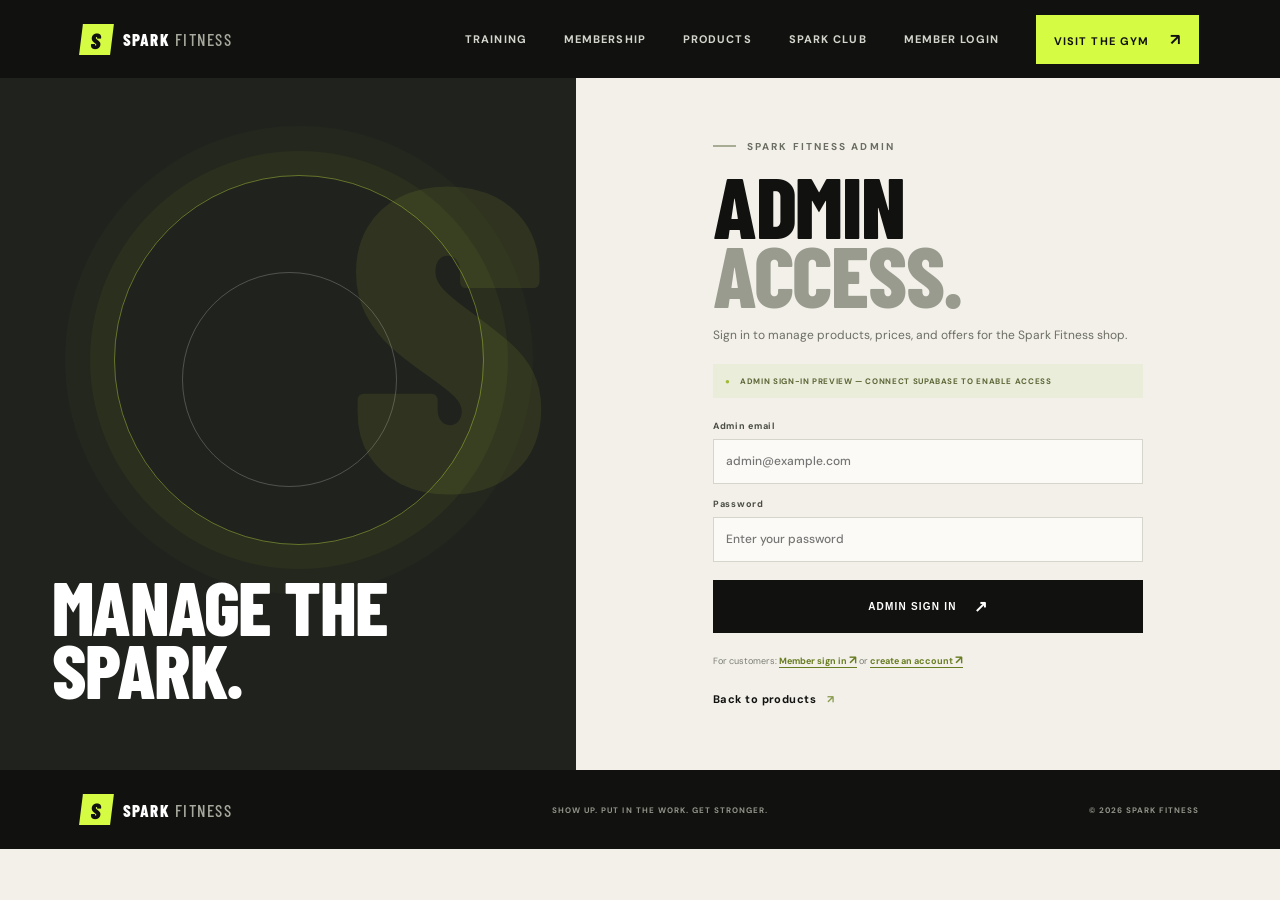
<file: admin-login.html>
<!doctype html>
<html lang="en">
<head>
  <meta charset="utf-8">
  <meta name="viewport" content="width=device-width, initial-scale=1">
  <meta name="theme-color" content="#11120f">
  <meta name="description" content="Spark Fitness administrator sign-in.">
  <title>Admin Access — Spark Fitness</title>
  <link rel="preconnect" href="https://fonts.googleapis.com">
  <link rel="preconnect" href="https://fonts.gstatic.com" crossorigin>
  <link href="https://fonts.googleapis.com/css2?family=Barlow+Condensed:wght@500;600;700;800;900&family=DM+Sans:wght@400;500;600;700&display=swap" rel="stylesheet">
  <link rel="stylesheet" href="styles.css">
  <script src="script.js" defer></script>
</head>
<body>
  <header class="site-header">
    <a class="brand" href="index.html#home" aria-label="Spark Fitness home"><span class="brand-mark">S</span><span>SPARK<span class="brand-light">FITNESS</span></span></a>
    <button class="menu-toggle" aria-label="Open navigation" aria-expanded="false"><span></span><span></span></button>
    <nav class="nav-links" aria-label="Main navigation">
      <a href="index.html#training">Training</a><a href="index.html#membership">Membership</a><a href="products.html">Products</a><a href="community.html">Spark Club</a><a href="login.html">Member Login</a>
      <a class="nav-cta" href="index.html#contact">VISIT THE GYM <span>↗</span></a>
    </nav>
  </header>
  <main class="login-page">
    <section class="login-art" aria-hidden="true"><span class="login-orbit orbit-one"></span><span class="login-orbit orbit-two"></span><span class="login-big-mark">S</span><p>MANAGE THE<br>SPARK.</p></section>
    <section class="login-content">
      <div class="login-card">
        <p class="eyebrow dark-eyebrow">SPARK FITNESS ADMIN</p>
        <h1>ADMIN<br><span>ACCESS.</span></h1>
        <p class="login-intro">Sign in to manage products, prices, and offers for the Spark Fitness shop.</p>
        <div class="login-preview-note"><span>●</span> ADMIN SIGN-IN PREVIEW — CONNECT SUPABASE TO ENABLE ACCESS</div>
        <form id="admin-login-form" novalidate>
          <label for="admin-email">Admin email<input id="admin-email" name="email" type="email" autocomplete="username" placeholder="admin@example.com" required></label>
          <label for="admin-password">Password<input id="admin-password" name="password" type="password" autocomplete="current-password" placeholder="Enter your password" required></label>
          <button class="button button-dark login-submit" type="submit">ADMIN SIGN IN <span>↗</span></button>
        </form>
        <p class="login-status" id="admin-login-status" role="status" aria-live="polite" hidden></p>
        <p class="login-help">For customers: <a href="login.html">Member sign in <span>↗</span></a> or <a href="register.html">create an account <span>↗</span></a></p>
        <a class="text-link login-back" href="products.html">Back to products <span>↗</span></a>
      </div>
    </section>
  </main>
  <footer><a class="brand footer-brand" href="index.html#home"><span class="brand-mark">S</span><span>SPARK<span class="brand-light">FITNESS</span></span></a><span>SHOW UP. PUT IN THE WORK. GET STRONGER.</span><span>© <span id="year"></span> SPARK FITNESS</span></footer>
</body>
</html>
</file>
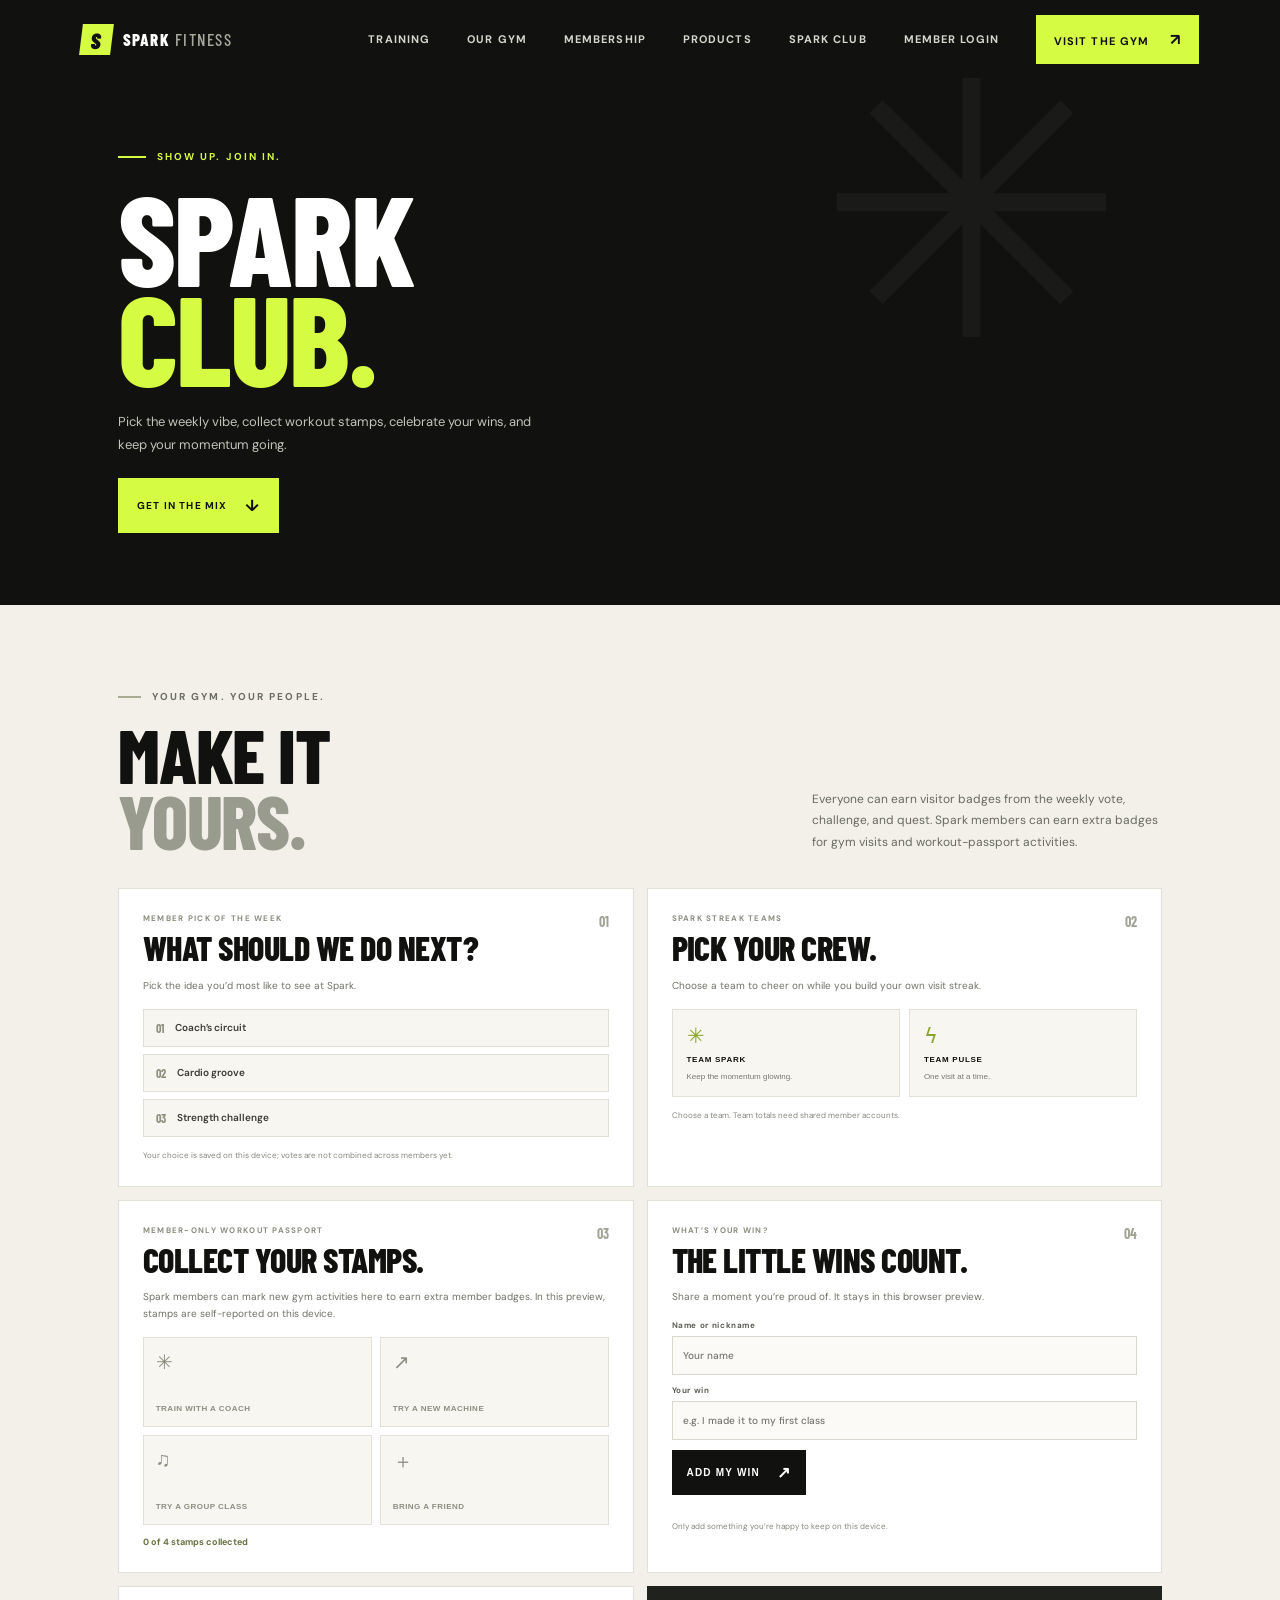
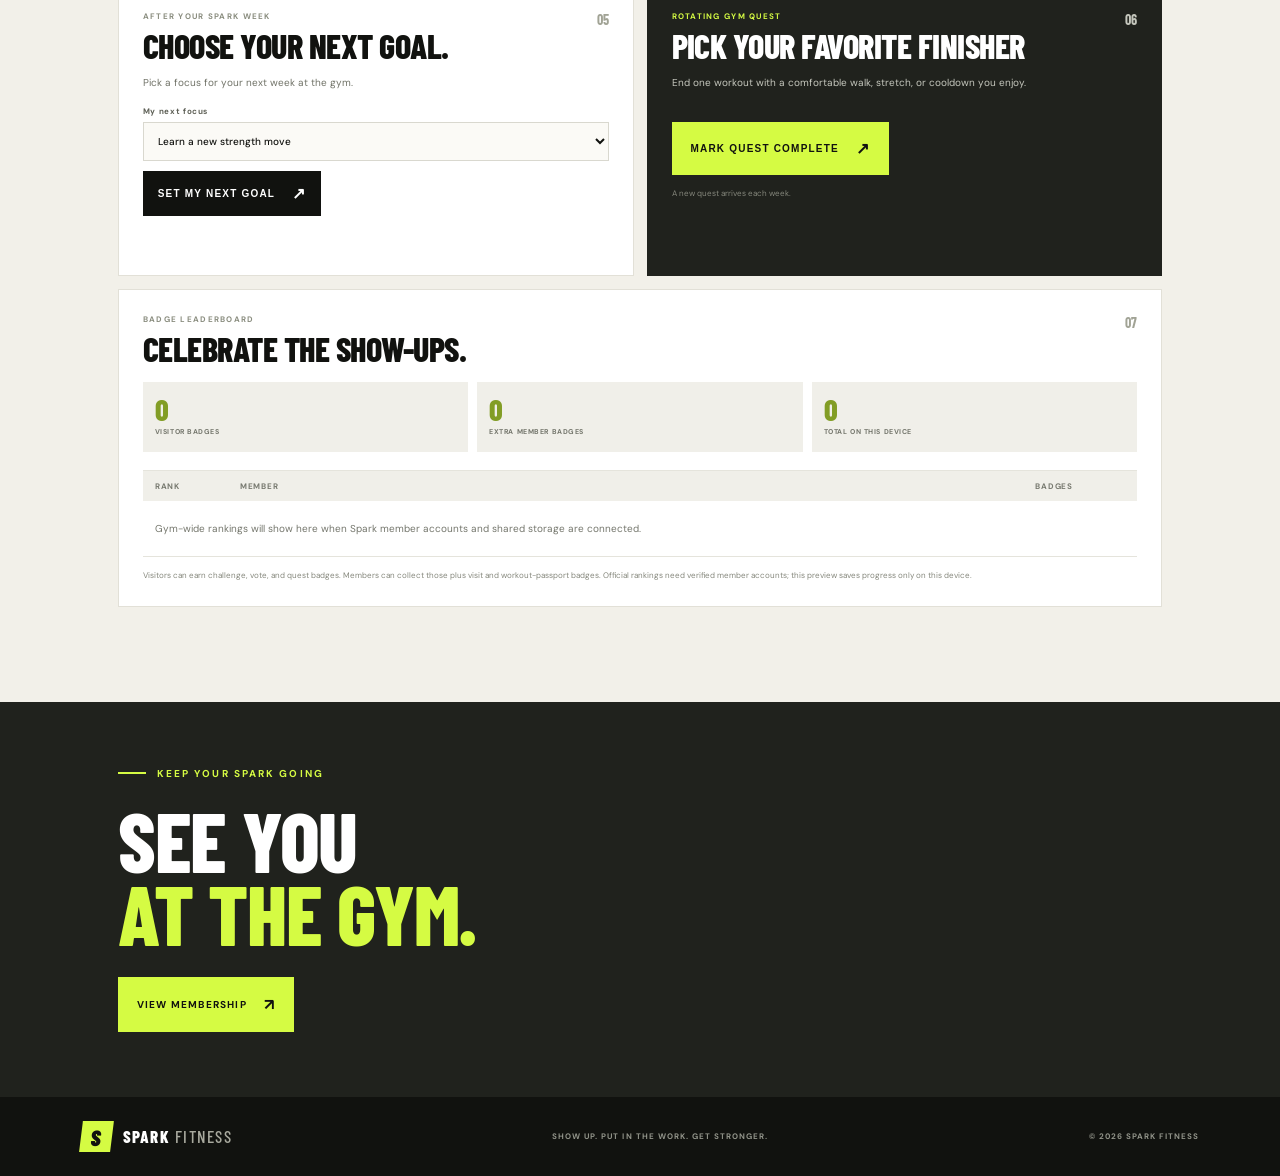
<file: community.html>
<!doctype html>
<html lang="en">
<head>
  <meta charset="utf-8">
  <meta name="viewport" content="width=device-width, initial-scale=1">
  <meta name="theme-color" content="#11120f">
  <meta name="description" content="Join the Spark Fitness community: challenges, workout passport, weekly quests, and member wins.">
  <title>Spark Club — Spark Fitness</title>
  <link rel="preconnect" href="https://fonts.googleapis.com">
  <link rel="preconnect" href="https://fonts.gstatic.com" crossorigin>
  <link href="https://fonts.googleapis.com/css2?family=Barlow+Condensed:wght@500;600;700;800;900&family=DM+Sans:wght@400;500;600;700&display=swap" rel="stylesheet">
  <link rel="stylesheet" href="styles.css">
  <script src="script.js" defer></script>
</head>
<body>
  <header class="site-header">
    <a class="brand" href="index.html#home" aria-label="Spark Fitness home"><span class="brand-mark">S</span><span>SPARK<span class="brand-light">FITNESS</span></span></a>
    <button class="menu-toggle" aria-label="Open navigation" aria-expanded="false"><span></span><span></span></button>
    <nav class="nav-links" aria-label="Main navigation">
      <a href="index.html#training">Training</a><a href="index.html#about">Our gym</a><a href="index.html#membership">Membership</a><a href="products.html">Products</a><a href="community.html" aria-current="page">Spark Club</a><a href="login.html">Member Login</a>
      <a class="nav-cta" href="index.html#contact">VISIT THE GYM <span>↗</span></a>
    </nav>
  </header>
  <main class="club-page">
    <section class="club-hero"><p class="eyebrow"><span class="eyebrow-line"></span> SHOW UP. JOIN IN.</p><h1>SPARK<br><span>CLUB.</span></h1><p>Pick the weekly vibe, collect workout stamps, celebrate your wins, and keep your momentum going.</p><a class="button button-accent" href="#club-activities">GET IN THE MIX <span>↓</span></a><span class="club-hero-mark" aria-hidden="true">✳</span></section>
    <section class="club-section" id="club-activities">
      <div class="club-intro"><div><p class="eyebrow dark-eyebrow">YOUR GYM. YOUR PEOPLE.</p><h2>MAKE IT<br><span>YOURS.</span></h2></div><p>Everyone can earn visitor badges from the weekly vote, challenge, and quest. Spark members can earn extra badges for gym visits and workout-passport activities.</p></div>
      <div class="club-grid">
        <article class="club-card pick-card"><div class="club-card-head"><div><p class="club-kicker">MEMBER PICK OF THE WEEK</p><h3>WHAT SHOULD WE DO NEXT?</h3></div><span class="club-card-no">01</span></div><p class="club-copy">Pick the idea you’d most like to see at Spark.</p><div class="vote-options" id="club-vote-options"><button type="button" data-vote="coach-circuit"><span>01</span> Coach’s circuit</button><button type="button" data-vote="cardio-groove"><span>02</span> Cardio groove</button><button type="button" data-vote="strength-challenge"><span>03</span> Strength challenge</button></div><p class="club-local-note" id="club-vote-message">Your choice is saved on this device; votes are not combined across members yet.</p></article>

        <article class="club-card team-card"><div class="club-card-head"><div><p class="club-kicker">SPARK STREAK TEAMS</p><h3>PICK YOUR CREW.</h3></div><span class="club-card-no">02</span></div><p class="club-copy">Choose a team to cheer on while you build your own visit streak.</p><div class="team-options"><button type="button" data-team="team-spark"><span class="team-symbol">✳</span><strong>TEAM SPARK</strong><small>Keep the momentum glowing.</small></button><button type="button" data-team="team-pulse"><span class="team-symbol">ϟ</span><strong>TEAM PULSE</strong><small>One visit at a time.</small></button></div><p class="club-local-note" id="team-message">Choose a team. Team totals need shared member accounts.</p></article>

        <article class="club-card passport-card"><div class="club-card-head"><div><p class="club-kicker">MEMBER-ONLY WORKOUT PASSPORT</p><h3>COLLECT YOUR STAMPS.</h3></div><span class="club-card-no">03</span></div><p class="club-copy">Spark members can mark new gym activities here to earn extra member badges. In this preview, stamps are self-reported on this device.</p><div class="passport-grid" id="passport-grid"><button type="button" data-passport="coach"><span>✳</span><strong>TRAIN WITH A COACH</strong></button><button type="button" data-passport="machine"><span>↗</span><strong>TRY A NEW MACHINE</strong></button><button type="button" data-passport="class"><span>♫</span><strong>TRY A GROUP CLASS</strong></button><button type="button" data-passport="friend"><span>＋</span><strong>BRING A FRIEND</strong></button></div><p class="passport-count" id="passport-count">0 of 4 stamps collected</p></article>

        <article class="club-card win-card"><div class="club-card-head"><div><p class="club-kicker">WHAT’S YOUR WIN?</p><h3>THE LITTLE WINS COUNT.</h3></div><span class="club-card-no">04</span></div><p class="club-copy">Share a moment you’re proud of. It stays in this browser preview.</p><form id="win-form" class="win-form"><label for="win-name">Name or nickname<input id="win-name" maxlength="24" placeholder="Your name" required></label><label for="win-text">Your win<input id="win-text" maxlength="100" placeholder="e.g. I made it to my first class" required></label><button class="button button-dark" type="submit">ADD MY WIN <span>↗</span></button></form><ul class="win-list" id="win-list" aria-live="polite"></ul><p class="club-local-note">Only add something you’re happy to keep on this device.</p></article>

        <article class="club-card next-goal-card"><div class="club-card-head"><div><p class="club-kicker">AFTER YOUR SPARK WEEK</p><h3>CHOOSE YOUR NEXT GOAL.</h3></div><span class="club-card-no">05</span></div><p class="club-copy">Pick a focus for your next week at the gym.</p><form id="next-goal-form" class="next-goal-form"><label for="next-goal">My next focus<select id="next-goal"><option value="strength">Learn a new strength move</option><option value="cardio">Build a cardio habit</option><option value="consistency">Show up consistently</option><option value="coach">Train with a coach</option></select></label><button class="button button-dark" type="submit">SET MY NEXT GOAL <span>↗</span></button></form><p class="goal-result" id="goal-result" aria-live="polite"></p></article>

        <article class="club-card quest-card"><div class="club-card-head"><div><p class="club-kicker">ROTATING GYM QUEST</p><h3 id="quest-title">THIS WEEK’S QUEST</h3></div><span class="club-card-no">06</span></div><p class="club-copy" id="quest-copy"></p><button class="button button-accent" id="quest-complete" type="button">MARK QUEST COMPLETE <span>↗</span></button><p class="club-local-note" id="quest-message">A new quest arrives each week.</p></article>

        <article class="club-card leaderboard-card"><div class="club-card-head"><div><p class="club-kicker">BADGE LEADERBOARD</p><h3>CELEBRATE THE SHOW-UPS.</h3></div><span class="club-card-no">07</span></div><div class="badge-track-summary"><div><strong id="visitor-badge-count">0</strong><span>VISITOR BADGES</span></div><div><strong id="member-badge-count">0</strong><span>EXTRA MEMBER BADGES</span></div><div><strong id="my-badge-count">0</strong><span>TOTAL ON THIS DEVICE</span></div></div><div class="leaderboard-table"><div class="leaderboard-row leaderboard-head"><span>RANK</span><span>MEMBER</span><span>BADGES</span></div><div class="leaderboard-empty">Gym-wide rankings will show here when Spark member accounts and shared storage are connected.</div></div><p class="club-local-note">Visitors can earn challenge, vote, and quest badges. Members can collect those plus visit and workout-passport badges. Official rankings need verified member accounts; this preview saves progress only on this device.</p></article>
      </div>
    </section>
    <section class="club-bottom"><p class="eyebrow"><span class="eyebrow-line"></span> KEEP YOUR SPARK GOING</p><h2>SEE YOU<br><span>AT THE GYM.</span></h2><a class="button button-accent" href="index.html#membership">VIEW MEMBERSHIP <span>↗</span></a></section>
  </main>
  <footer><a class="brand footer-brand" href="index.html#home"><span class="brand-mark">S</span><span>SPARK<span class="brand-light">FITNESS</span></span></a><span>SHOW UP. PUT IN THE WORK. GET STRONGER.</span><span>© <span id="year"></span> SPARK FITNESS</span></footer>
</body>
</html>
</file>
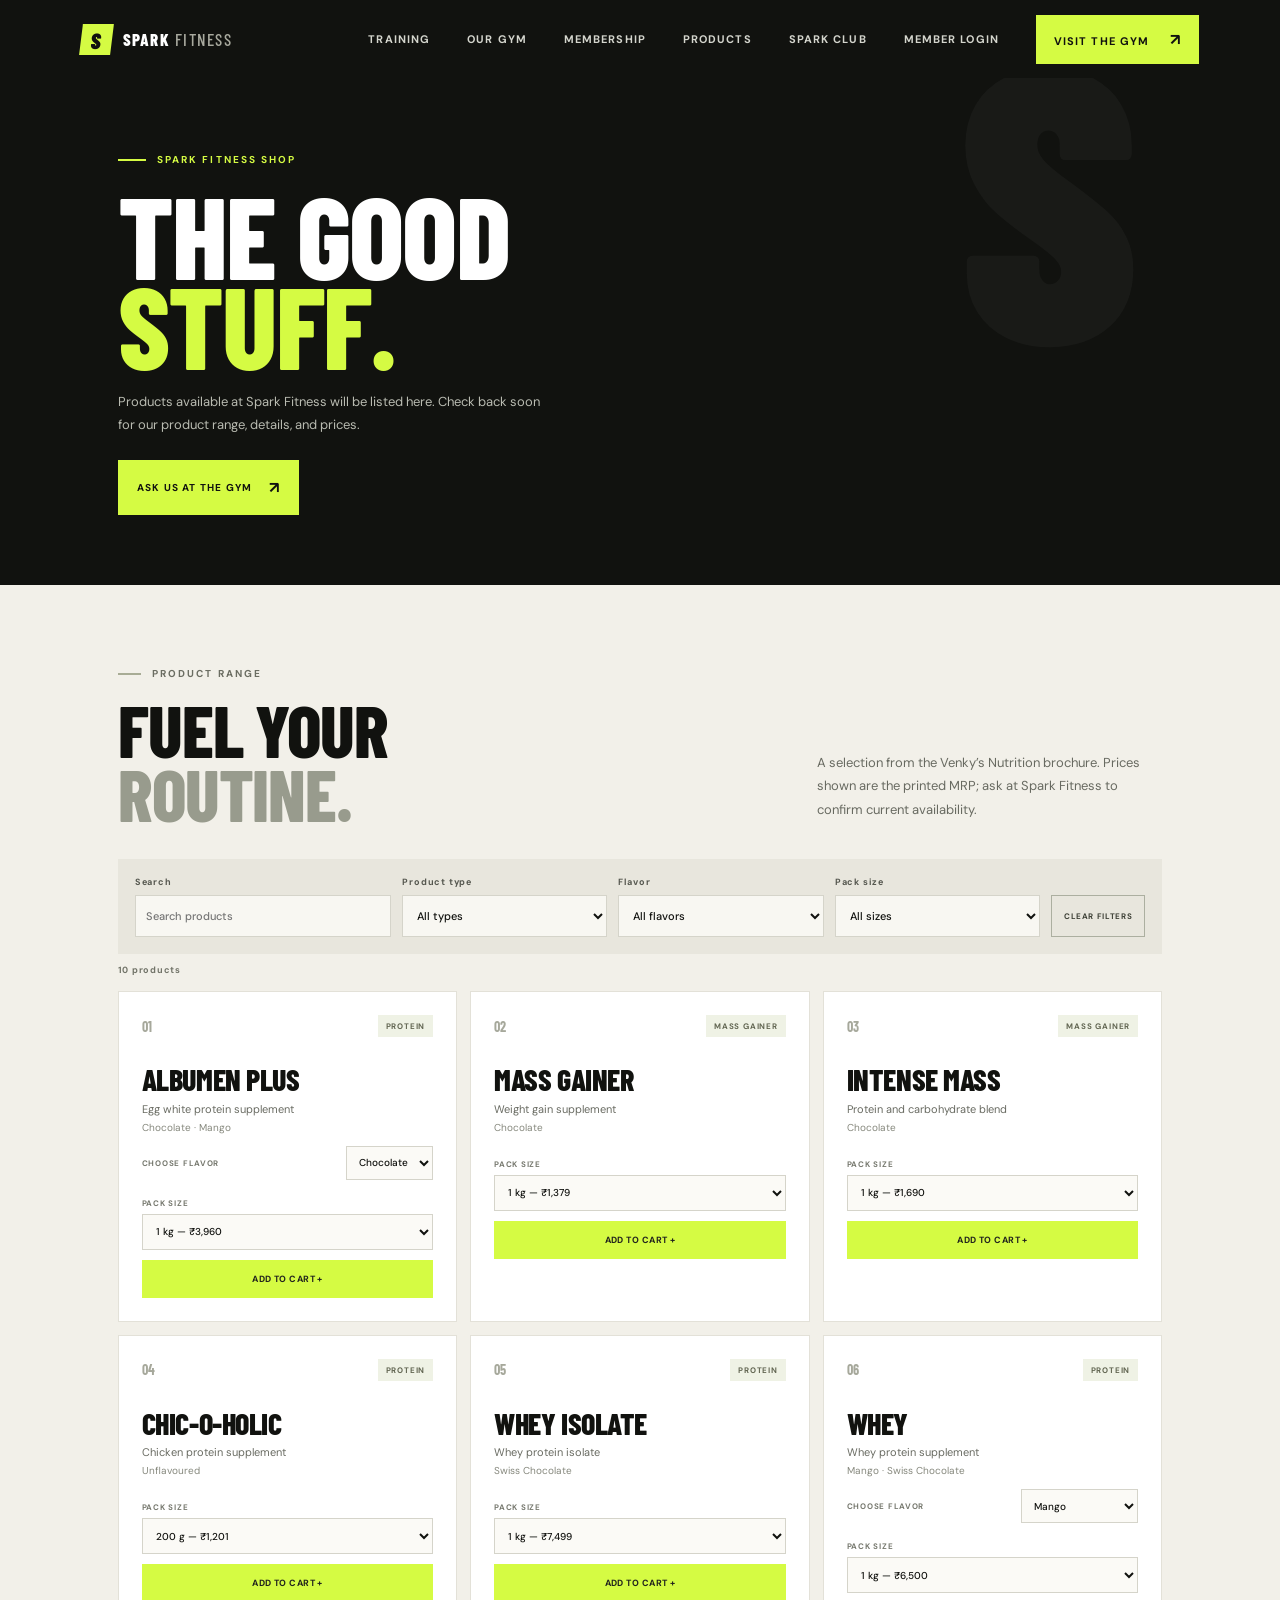
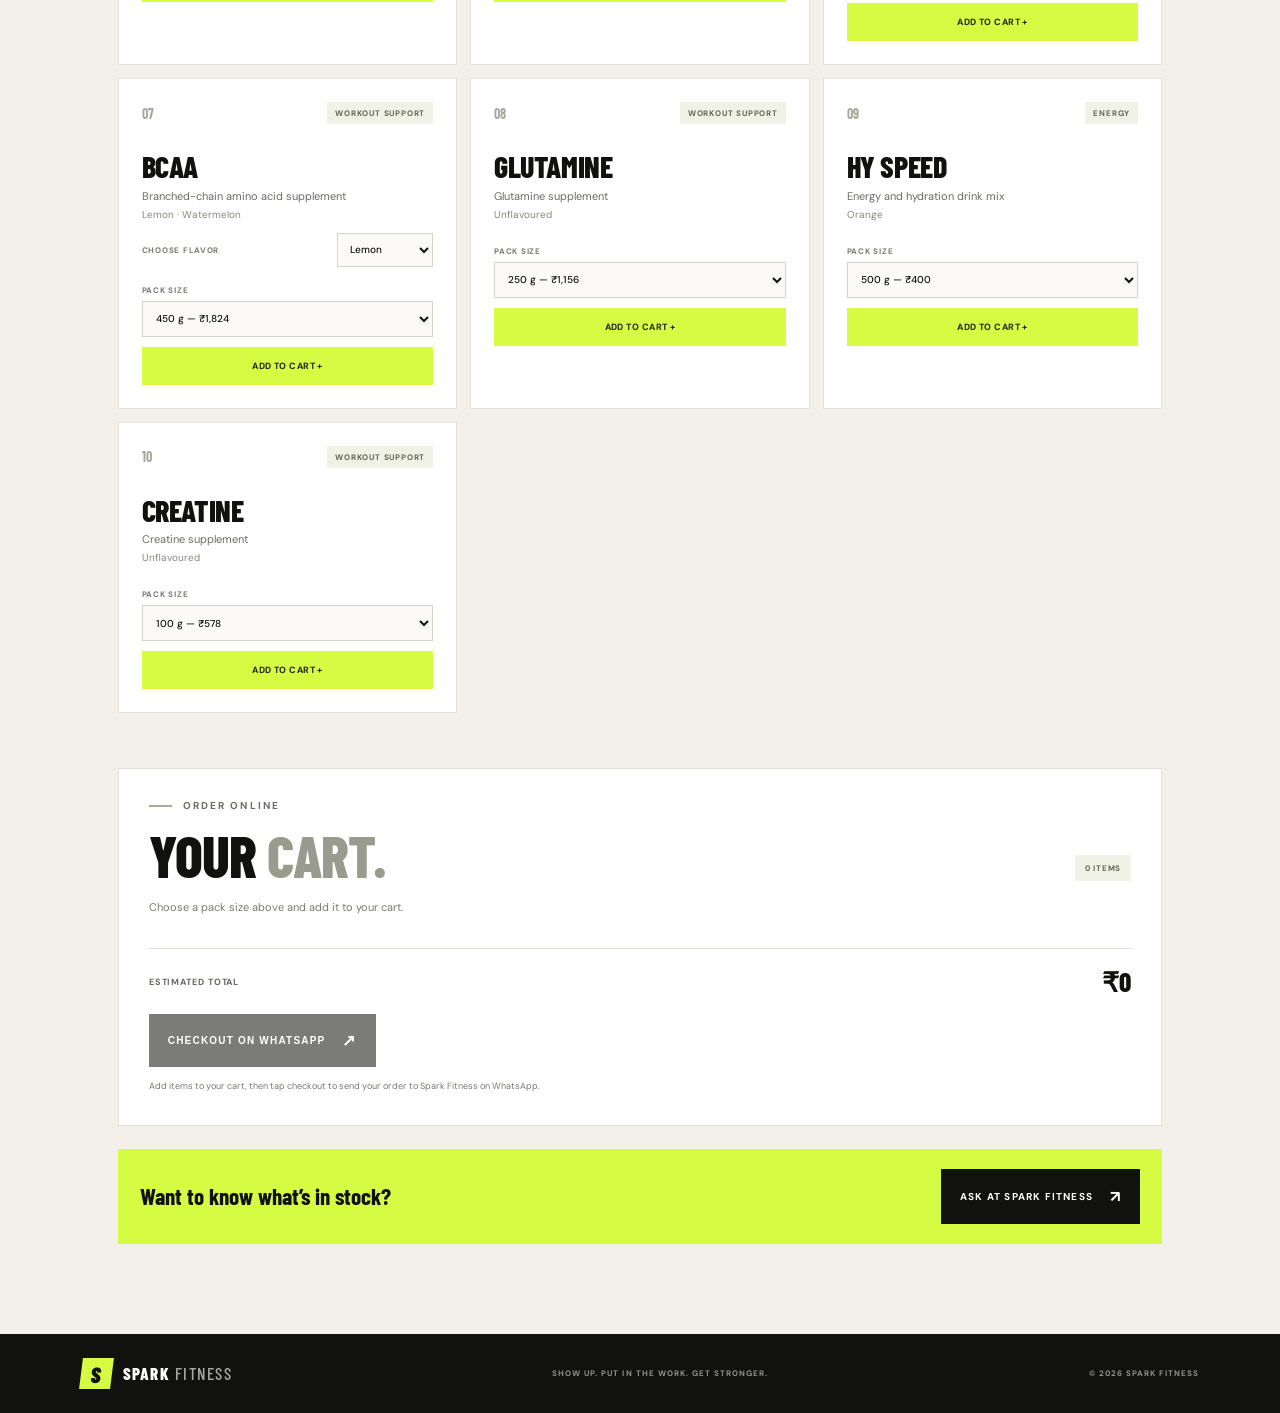
<file: products.html>
<!doctype html>
<html lang="en">
<head>
  <meta charset="utf-8">
  <meta name="viewport" content="width=device-width, initial-scale=1">
  <meta name="theme-color" content="#11120f">
  <meta name="description" content="Explore products available at Spark Fitness. Our product list is coming soon.">
  <title>Products — Spark Fitness</title>
  <link rel="preconnect" href="https://fonts.googleapis.com">
  <link rel="preconnect" href="https://fonts.gstatic.com" crossorigin>
  <link href="https://fonts.googleapis.com/css2?family=Barlow+Condensed:wght@500;600;700;800;900&family=DM+Sans:wght@400;500;600;700&display=swap" rel="stylesheet">
  <link rel="stylesheet" href="styles.css">
  <script src="script.js" defer></script>
</head>
<body>
  <header class="site-header">
    <a class="brand" href="index.html#home" aria-label="Spark Fitness home"><span class="brand-mark">S</span><span>SPARK<span class="brand-light">FITNESS</span></span></a>
    <button class="menu-toggle" aria-label="Open navigation" aria-expanded="false"><span></span><span></span></button>
    <nav class="nav-links" aria-label="Main navigation">
      <a href="index.html#training">Training</a><a href="index.html#about">Our gym</a><a href="index.html#membership">Membership</a><a href="products.html" aria-current="page">Products</a><a href="community.html">Spark Club</a><a href="login.html">Member Login</a>
      <a class="nav-cta" href="index.html#contact">VISIT THE GYM <span>↗</span></a>
    </nav>
  </header>
  <main class="products-page">
    <section class="products-hero">
      <p class="eyebrow"><span class="eyebrow-line"></span> SPARK FITNESS SHOP</p>
      <h1>THE GOOD<br><span>STUFF.</span></h1>
      <p>Products available at Spark Fitness will be listed here. Check back soon for our product range, details, and prices.</p>
      <a class="button button-accent" href="index.html#contact">ASK US AT THE GYM <span>↗</span></a>
    </section>
    <section class="catalog-section">
      <div class="catalog-heading"><div><p class="eyebrow dark-eyebrow">PRODUCT RANGE</p><h2>FUEL YOUR<br><span>ROUTINE.</span></h2></div><p class="section-intro">A selection from the Venky’s Nutrition brochure. Prices shown are the printed MRP; ask at Spark Fitness to confirm current availability.</p></div>
      <div class="product-filters" role="search" aria-label="Filter products">
        <label class="product-search-label" for="product-search">Search<input id="product-search" type="search" placeholder="Search products" autocomplete="off"></label>
        <label for="product-type-filter">Product type<select id="product-type-filter"><option value="">All types</option><option value="protein">Protein</option><option value="mass-gainer">Mass gainer</option><option value="workout-support">Workout support</option><option value="energy">Energy</option></select></label>
        <label for="product-flavor-filter">Flavor<select id="product-flavor-filter"><option value="">All flavors</option><option value="chocolate">Chocolate</option><option value="mango">Mango</option><option value="swiss-chocolate">Swiss Chocolate</option><option value="unflavoured">Unflavoured</option><option value="lemon">Lemon</option><option value="watermelon">Watermelon</option><option value="orange">Orange</option></select></label>
        <label for="product-size-filter">Pack size<select id="product-size-filter"><option value="">All sizes</option><option value="100g">100 g</option><option value="200g">200 g</option><option value="250g">250 g</option><option value="450g">450 g</option><option value="500g">500 g</option><option value="1kg">1 kg</option><option value="2kg">2 kg</option><option value="3kg">3 kg</option><option value="4kg">4 kg</option></select></label>
        <button class="filter-reset" id="product-filter-reset" type="button">CLEAR FILTERS</button>
      </div>
      <p class="product-result-count" id="product-result-count" aria-live="polite"></p>
      <div class="products-grid">
        <article class="product-card" data-type="protein" data-flavours="chocolate mango" data-sizes="1kg 2kg"><div class="product-card-top"><span>01</span><span class="product-type">PROTEIN</span></div><h3>ALBUMEN PLUS</h3><p class="product-detail">Egg white protein supplement</p><p class="product-flavor">Chocolate · Mango</p><div class="product-sizes"><p><span>1 kg</span><strong>₹3,960</strong></p><p><span>2 kg</span><strong>₹7,386</strong></p></div></article>
        <article class="product-card" data-type="mass-gainer" data-flavours="chocolate" data-sizes="1kg 3kg"><div class="product-card-top"><span>02</span><span class="product-type">MASS GAINER</span></div><h3>MASS GAINER</h3><p class="product-detail">Weight gain supplement</p><p class="product-flavor">Chocolate</p><div class="product-sizes"><p><span>1 kg</span><strong>₹1,379</strong></p><p><span>3 kg</span><strong>₹3,737</strong></p></div></article>
        <article class="product-card" data-type="mass-gainer" data-flavours="chocolate" data-sizes="1kg 2kg 4kg"><div class="product-card-top"><span>03</span><span class="product-type">MASS GAINER</span></div><h3>INTENSE MASS</h3><p class="product-detail">Protein and carbohydrate blend</p><p class="product-flavor">Chocolate</p><div class="product-sizes"><p><span>1 kg</span><strong>₹1,690</strong></p><p><span>2 kg</span><strong>₹2,936</strong></p><p><span>4 kg</span><strong>₹5,562</strong></p></div></article>
        <article class="product-card" data-type="protein" data-flavours="unflavoured" data-sizes="200g"><div class="product-card-top"><span>04</span><span class="product-type">PROTEIN</span></div><h3>CHIC-O-HOLIC</h3><p class="product-detail">Chicken protein supplement</p><p class="product-flavor">Unflavoured</p><div class="product-sizes"><p><span>200 g</span><strong>₹1,201</strong></p></div></article>
        <article class="product-card" data-type="protein" data-flavours="swiss-chocolate" data-sizes="1kg 2kg"><div class="product-card-top"><span>05</span><span class="product-type">PROTEIN</span></div><h3>WHEY ISOLATE</h3><p class="product-detail">Whey protein isolate</p><p class="product-flavor">Swiss Chocolate</p><div class="product-sizes"><p><span>1 kg</span><strong>₹7,499</strong></p><p><span>2 kg</span><strong>₹14,999</strong></p></div></article>
        <article class="product-card" data-type="protein" data-flavours="mango swiss-chocolate" data-sizes="1kg 2kg"><div class="product-card-top"><span>06</span><span class="product-type">PROTEIN</span></div><h3>WHEY</h3><p class="product-detail">Whey protein supplement</p><p class="product-flavor">Mango · Swiss Chocolate</p><div class="product-sizes"><p><span>1 kg</span><strong>₹6,500</strong></p><p><span>2 kg</span><strong>₹12,999</strong></p></div></article>
        <article class="product-card" data-type="workout-support" data-flavours="lemon watermelon" data-sizes="450g"><div class="product-card-top"><span>07</span><span class="product-type">WORKOUT SUPPORT</span></div><h3>BCAA</h3><p class="product-detail">Branched-chain amino acid supplement</p><p class="product-flavor">Lemon · Watermelon</p><div class="product-sizes"><p><span>450 g</span><strong>₹1,824</strong></p></div></article>
        <article class="product-card" data-type="workout-support" data-flavours="unflavoured" data-sizes="250g"><div class="product-card-top"><span>08</span><span class="product-type">WORKOUT SUPPORT</span></div><h3>GLUTAMINE</h3><p class="product-detail">Glutamine supplement</p><p class="product-flavor">Unflavoured</p><div class="product-sizes"><p><span>250 g</span><strong>₹1,156</strong></p></div></article>
        <article class="product-card" data-type="energy" data-flavours="orange" data-sizes="500g 1kg"><div class="product-card-top"><span>09</span><span class="product-type">ENERGY</span></div><h3>HY SPEED</h3><p class="product-detail">Energy and hydration drink mix</p><p class="product-flavor">Orange</p><div class="product-sizes"><p><span>500 g</span><strong>₹400</strong></p><p><span>1 kg</span><strong>₹667</strong></p></div></article>
        <article class="product-card" data-type="workout-support" data-flavours="unflavoured" data-sizes="100g 200g"><div class="product-card-top"><span>10</span><span class="product-type">WORKOUT SUPPORT</span></div><h3>CREATINE</h3><p class="product-detail">Creatine supplement</p><p class="product-flavor">Unflavoured</p><div class="product-sizes"><p><span>100 g</span><strong>₹578</strong></p><p><span>200 g</span><strong>₹1,067</strong></p></div></article>
      </div>
      <p class="product-no-results" id="product-no-results" hidden>No products match these filters. Try changing your search.</p>
      <section class="online-cart" id="online-order" aria-labelledby="order-title"><div class="online-cart-head"><div><p class="eyebrow dark-eyebrow">ORDER ONLINE</p><h2 id="order-title">YOUR <span>CART.</span></h2></div><span class="cart-count" id="cart-count">0 ITEMS</span></div><p class="cart-empty" id="cart-empty">Choose a pack size above and add it to your cart.</p><ul class="order-items" id="order-items"></ul><div class="cart-total"><span>ESTIMATED TOTAL</span><strong id="cart-total">₹0</strong></div><button class="button button-dark checkout-button" id="checkout-button" type="button">CHECKOUT ON WHATSAPP <span>↗</span></button><p class="checkout-note" id="checkout-note">Add items to your cart, then tap checkout to send your order to Spark Fitness on WhatsApp.</p><button class="clear-cart" id="clear-cart" type="button" hidden>EMPTY CART</button></section>
      <div class="catalog-footer"><p>Want to know what’s in stock?</p><a class="button button-dark" href="index.html#contact">ASK AT SPARK FITNESS <span>↗</span></a></div>
    </section>
  </main>
  <a class="floating-cart-link" id="floating-cart-link" href="#online-order" hidden>VIEW CART <span id="floating-cart-count">0</span> <b>↓</b></a>
  <footer><a class="brand footer-brand" href="index.html#home"><span class="brand-mark">S</span><span>SPARK<span class="brand-light">FITNESS</span></span></a><span>SHOW UP. PUT IN THE WORK. GET STRONGER.</span><span>© <span id="year"></span> SPARK FITNESS</span></footer>
</body>
</html>
</file>
<file: styles.css>
:root{--ink:#11120f;--paper:#f2f0e9;--acid:#d5fb43;--muted:#77786f;--display:'Barlow Condensed',Impact,sans-serif;--body:'DM Sans',sans-serif}*{box-sizing:border-box}html{scroll-behavior:smooth}body{margin:0;background:var(--paper);color:var(--ink);font-family:var(--body);-webkit-font-smoothing:antialiased}a{color:inherit;text-decoration:none}.site-header{height:78px;padding:0 6.3%;display:flex;align-items:center;justify-content:space-between;background:var(--ink);color:white;position:absolute;z-index:4;top:0;width:100%}.brand{display:flex;align-items:center;gap:11px;font:800 17px var(--display);letter-spacing:.075em}.brand-mark{display:grid;place-items:center;width:31px;height:31px;background:var(--acid);color:var(--ink);font:900 22px var(--display);transform:skew(-7deg)}.brand-light{font-weight:500;color:#a8a99e;margin-left:5px}.nav-links{display:flex;align-items:center;gap:37px;font-size:11px;font-weight:700;letter-spacing:.1em;text-transform:uppercase}.nav-links>a:not(.nav-cta){color:#d4d5cd;transition:color .2s}.nav-links>a:hover{color:var(--acid)}.nav-cta{background:var(--acid);color:var(--ink);padding:14px 18px}.nav-cta span,.button span{margin-left:17px;font-size:16px}.menu-toggle{display:none}.hero{height:min(780px,100vh);min-height:650px;position:relative;background:#252720;color:white;display:flex;align-items:center;padding:110px 9.2% 70px;overflow:hidden}.hero-image{position:absolute;inset:0 0 0 25%;background:url('https://images.unsplash.com/photo-1534438327276-14e5300c3a48?auto=format&fit=crop&w=2000&q=85') center 48%/cover no-repeat;filter:saturate(.66)}.hero-shade{position:absolute;inset:0;background:linear-gradient(90deg,#11120f 0%,rgba(17,18,15,.95) 30%,rgba(17,18,15,.54) 59%,rgba(17,18,15,.10) 100%),linear-gradient(0deg,rgba(17,18,15,.48),transparent 34%)}.hero-content{position:relative;z-index:1;margin-top:16px;max-width:620px}.eyebrow{display:flex;align-items:center;gap:11px;font-size:10px;font-weight:700;letter-spacing:.21em;color:var(--acid);margin:0 0 24px}.eyebrow-line{width:28px;height:2px;background:var(--acid)}h1,h2,h3,p{margin-top:0}h1,h2,h3{font-family:var(--display);font-weight:800;letter-spacing:-.015em}h1{font-size:clamp(82px,11.4vw,158px);line-height:.78;margin:0 0 28px}h1 span,h2 span{color:var(--acid)}.hero-copy{max-width:383px;color:#c0c0b8;font-size:14px;line-height:1.8;margin-bottom:30px}.hero-actions{display:flex;align-items:center;gap:30px}.button{display:inline-flex;align-items:center;justify-content:center;font-size:10px;font-weight:700;letter-spacing:.12em;padding:17px 19px;min-height:52px;transition:transform .2s,background .2s}.button:hover{transform:translateY(-3px)}.button-accent{background:var(--acid);color:var(--ink)}.text-link{font-size:11px;font-weight:700;color:#eee;letter-spacing:.04em}.text-link span{margin-left:8px;color:var(--acid)}.hero-note{position:absolute;z-index:1;bottom:36px;left:9.2%;font-size:9px;letter-spacing:.16em;font-weight:700;color:#d0d1c9;display:flex;align-items:center;gap:9px}.note-dot{background:var(--acid);width:6px;height:6px;border-radius:50%}.hero-index{position:absolute;right:6.3%;bottom:34px;color:white;font:600 14px var(--display)}.hero-index span{color:#888;margin:0 7px}.ticker{overflow:hidden;background:var(--acid);height:55px;display:flex;align-items:center}.ticker-track{min-width:max-content;display:flex;align-items:center;justify-content:space-around;width:100%;gap:48px;font:700 20px var(--display);letter-spacing:.08em}.ticker-track i{font-size:16px;font-style:normal}.section{padding:112px 9.2%}.section-heading,.membership-top{display:flex;align-items:end;justify-content:space-between;margin-bottom:43px}.dark-eyebrow{color:#6b6d62;margin-bottom:18px}.dark-eyebrow:before{content:'';width:23px;height:2px;background:#a8ac95}h2{font-size:clamp(49px,6vw,78px);line-height:.88;margin:0} .training h2 span,.membership h2 span{color:#989b8d}.section-intro{font-size:13px;line-height:1.8;color:#686a61;max-width:302px;margin:0 0 4px}.training-grid{display:grid;grid-template-columns:repeat(3,1fr);gap:13px}.training-card{height:390px;position:relative;overflow:hidden;color:white;background-size:cover;background-position:center;display:flex;flex-direction:column;justify-content:space-between;padding:24px}.training-card:before{content:'';position:absolute;inset:0;background:linear-gradient(0deg,rgba(12,13,11,.9),rgba(12,13,11,.06) 80%);transition:background .3s}.training-card:hover:before{background:linear-gradient(0deg,rgba(12,13,11,.92),rgba(12,13,11,.18) 100%)}.strength{background-image:url('https://images.unsplash.com/photo-1583454110551-21f2fa2afe61?auto=format&fit=crop&w=900&q=80')}.classes{background-image:url('https://images.unsplash.com/photo-1518611012118-696072aa579a?auto=format&fit=crop&w=900&q=80')}.coaching{background-image:url('https://images.unsplash.com/photo-1571019613454-1cb2f99b2d8b?auto=format&fit=crop&w=900&q=80')}.training-card>*{position:relative}.card-number{font-size:9px;font-weight:700;letter-spacing:.17em;color:#e4e4db}.card-kicker{color:var(--acid);font-size:9px;font-weight:700;letter-spacing:.17em;margin-bottom:9px}.training-card h3{font-size:43px;line-height:.86;margin:0}.circle-link{position:absolute;right:0;bottom:3px;width:39px;height:39px;border:1px solid rgba(255,255,255,.65);border-radius:50%;display:grid;place-items:center;font-size:17px;transition:background .2s,color .2s}.circle-link:hover{background:var(--acid);border-color:var(--acid);color:var(--ink)}.about{display:grid;grid-template-columns:1fr 1fr;min-height:590px;background:var(--ink);color:white}.about-photo{background:url('https://images.unsplash.com/photo-1534258936925-c58bed479fcb?auto=format&fit=crop&w=1200&q=85') center/cover no-repeat;min-height:500px}.about-copy{padding:90px clamp(40px,8vw,130px) 75px 8.5%;display:flex;flex-direction:column;align-items:flex-start}.about-copy h2{font-size:clamp(53px,6vw,78px);margin:0 0 25px}.about-copy>p:not(.eyebrow){max-width:420px;color:#aeb0a7;font-size:13px;line-height:1.85;margin-bottom:34px}.stats{display:flex;gap:28px;width:100%;border-top:1px solid #373932;border-bottom:1px solid #373932;padding:21px 0;margin-bottom:29px}.stats div{display:flex;flex-direction:column;gap:5px}.stats strong{font:700 33px var(--display);color:var(--acid)}.stats span{font-size:8px;letter-spacing:.08em;color:#a8a99e;white-space:nowrap}.light-link{margin-top:auto}.membership{padding-top:104px;padding-bottom:110px}.membership-top{margin-bottom:36px}.membership-bar{min-height:128px;background:var(--acid);padding:24px 34px;display:flex;align-items:center;justify-content:space-between}.membership-bar>div{display:grid;grid-template-columns:auto auto;align-items:center;column-gap:14px}.bar-label{font-size:9px;font-weight:700;letter-spacing:.14em;grid-column:1/3}.membership-bar strong{font:800 43px/.95 var(--display)}.bar-description{font-size:11px;color:#373c22}.button-dark{background:var(--ink);color:white}.button-dark:hover{background:#33352d}.contact{background:#21231e;color:white;padding:91px 9.2%;display:flex;justify-content:space-between;gap:50px}.contact h2{font-size:clamp(57px,7vw,92px);margin-bottom:22px}.contact>div:first-child>p:last-child{font-size:13px;line-height:1.8;color:#b2b4ab;max-width:370px}.contact-details{display:flex;flex-direction:column;align-items:flex-start;min-width:290px;padding-top:20px}.contact-link{font:700 16px var(--display);letter-spacing:.07em;padding:0 0 15px;margin-bottom:15px;border-bottom:1px solid #484a43;width:100%}.contact-link span{float:right;color:var(--acid)}.address{font-size:10px;line-height:1.8;letter-spacing:.12em;color:#aeb0a7;margin:7px 0 22px}footer{padding:24px 6.3%;display:flex;align-items:center;justify-content:space-between;background:#11120f;color:#92948a}footer>span{font-size:8px;font-weight:700;letter-spacing:.13em}.footer-brand{color:#fff}.menu-toggle{color:white}@media(max-width:800px){.site-header{padding:0 6%;height:70px}.menu-toggle{display:flex;border:0;background:none;flex-direction:column;gap:6px;padding:10px}.menu-toggle span{display:block;width:23px;height:2px;background:white}.nav-links{display:none;position:absolute;top:70px;left:0;width:100%;background:var(--ink);padding:24px 6% 28px;align-items:stretch;flex-direction:column;gap:22px}.nav-links.open{display:flex}.nav-cta{text-align:center}.hero{min-height:670px;height:85vh;padding-left:7%;padding-right:7%}.hero-image{left:12%;opacity:.82}.hero-shade{background:linear-gradient(90deg,rgba(17,18,15,.94),rgba(17,18,15,.6) 65%,rgba(17,18,15,.24)),linear-gradient(0deg,rgba(17,18,15,.55),transparent 45%)}.hero-note{left:7%}.section{padding:80px 7%}.section-heading,.membership-top{gap:25px;align-items:flex-start;flex-direction:column}.section-intro{max-width:440px}.training-grid{grid-template-columns:1fr 1fr}.training-card{height:330px}.training-card:last-child{grid-column:span 2;height:290px}.about{grid-template-columns:1fr}.about-photo{min-height:350px}.about-copy{padding:65px 7%}.membership{padding-top:80px;padding-bottom:80px}.contact{padding:75px 7%;flex-direction:column;gap:15px}.contact-details{min-width:0;width:100%;max-width:460px}footer{padding:22px 6%;gap:15px;flex-wrap:wrap}footer>span:nth-child(2){display:none}}@media(max-width:520px){.hero{min-height:640px;height:calc(100svh - 55px);padding-top:100px}.hero-image{left:0;background-position:58% center}.hero-content{margin-top:0}.eyebrow{font-size:9px}.hero-copy{font-size:13px;max-width:300px}h1{font-size:88px}.hero-actions{align-items:flex-start;flex-direction:column;gap:20px}.hero-note{font-size:8px;bottom:28px}.hero-index{bottom:26px}.ticker{height:48px}.ticker-track{font-size:17px;gap:26px}.section{padding:68px 6%}.section-heading,.membership-top{margin-bottom:30px}h2{font-size:55px}.training-grid{grid-template-columns:1fr}.training-card,.training-card:last-child{grid-column:auto;height:335px}.about-photo{min-height:270px}.about-copy{padding:58px 6%}.about-copy h2{font-size:58px}.stats{gap:15px}.stats strong{font-size:29px}.stats span{font-size:7px;white-space:normal}.membership-bar{padding:25px 21px;align-items:flex-start;gap:22px;flex-direction:column}.membership-bar strong{font-size:39px}.bar-description{max-width:170px;line-height:1.5}.contact{padding:65px 6%}.contact h2{font-size:68px}.contact-link{font-size:15px}footer{padding:20px 6%}footer>span:last-child{font-size:7px}}

/* Spark Fitness membership and contact details */
.plans-grid{display:grid;grid-template-columns:repeat(4,1fr);gap:12px}.plan-card{background:#fff;padding:26px 23px 20px;min-height:228px;display:flex;flex-direction:column;border:1px solid #e2e0d7}.plan-card.featured-plan{background:var(--ink);color:white;border-color:var(--ink)}.plan-period{font-size:9px;font-weight:700;letter-spacing:.16em;color:#77796f;margin:0 0 12px}.featured-plan .plan-period{color:var(--acid)}.plan-card h3{font-size:29px;margin:0 0 11px}.plan-price{font:700 35px/.95 var(--display);margin:0 0 11px}.plan-price span{font:500 13px var(--body);color:#77796f}.plan-note{font-size:10px;color:#686a61;margin:0 0 22px}.featured-plan .plan-note{color:#c0c2b8}.plan-link{font-size:8px;font-weight:700;letter-spacing:.09em;border-top:1px solid #deded5;padding-top:13px;margin-top:auto;display:flex;justify-content:space-between}.featured-plan .plan-link{border-color:#484a43}.plan-link span{color:#77796f;font-size:12px}.featured-plan .plan-link span{color:var(--acid)}.contact-prompt{font:700 18px var(--display);letter-spacing:.08em;margin:0 0 8px}.contact-details .address{max-width:280px}.contact-details .button{margin-top:0}@media(max-width:800px){.plans-grid{grid-template-columns:repeat(2,1fr)}}@media(max-width:520px){.plans-grid{grid-template-columns:1fr}.plan-card{min-height:210px}.plan-card h3{font-size:27px}}

/* Products page */
.products-page{padding-top:78px}.products-hero{min-height:420px;background:var(--ink);color:white;padding:75px 9.2% 70px;position:relative;overflow:hidden}.products-hero:after{content:'S';position:absolute;right:11%;top:-75px;color:rgba(255,255,255,.035);font:900 390px/.95 var(--display);pointer-events:none}.products-hero>*{position:relative;z-index:1}.products-hero h1{font-size:clamp(76px,9vw,120px);margin-bottom:20px}.products-hero>p:not(.eyebrow){font-size:13px;line-height:1.8;color:#b9bbb1;max-width:440px;margin-bottom:24px}.catalog-placeholder{min-height:390px;padding:65px 7%;display:flex;flex-direction:column;align-items:center;justify-content:center;text-align:center}.catalog-icon{width:45px;height:45px;background:var(--acid);display:grid;place-items:center;font:900 30px var(--display);transform:skew(-7deg);margin-bottom:24px}.catalog-placeholder .eyebrow{margin-bottom:14px}.catalog-placeholder h2{font-size:clamp(45px,5vw,62px);margin-bottom:14px}.catalog-placeholder h2 span{color:#989b8d}.catalog-placeholder>p:not(.eyebrow){max-width:430px;color:#686a61;font-size:12px;line-height:1.8;margin-bottom:20px}.catalog-link{color:var(--ink)}.catalog-link span{color:#858879}@media(max-width:800px){.products-page{padding-top:70px}.products-hero{padding:70px 7%}.products-hero:after{right:4%;font-size:300px;top:-35px}}@media(max-width:520px){.products-hero{min-height:380px;padding:66px 6%}.products-hero h1{font-size:80px}.products-hero:after{font-size:220px;right:0;top:20px}.catalog-placeholder{padding:60px 6%;min-height:350px}}

.plans-grid{grid-template-columns:repeat(5,minmax(0,1fr))}.plan-card{padding-left:18px;padding-right:18px}.plan-card h3{font-size:25px}@media(max-width:1050px){.plans-grid{grid-template-columns:repeat(3,minmax(0,1fr))}}

/* Product catalog */
.catalog-section{padding:82px 9.2% 90px}.catalog-heading{display:flex;align-items:flex-end;justify-content:space-between;gap:32px;margin-bottom:34px}.catalog-heading h2{font-size:clamp(50px,6vw,72px)}.catalog-heading h2 span{color:#989b8d}.catalog-heading .section-intro{max-width:345px}.products-grid{display:grid;grid-template-columns:repeat(3,minmax(0,1fr));gap:13px}.product-card{min-height:250px;background:#fff;border:1px solid #e3e1d8;padding:23px;display:flex;flex-direction:column;transition:transform .2s,border-color .2s}.product-card:hover{transform:translateY(-3px);border-color:#c7d88b}.product-card-top{display:flex;align-items:center;justify-content:space-between;margin-bottom:28px}.product-card-top>span:first-child{font:700 14px var(--display);color:#a6a89b}.product-type{background:#eff2e5;padding:6px 8px;color:#626652;font-size:8px;font-weight:700;letter-spacing:.1em}.product-card h3{font-size:30px;line-height:.95;margin:0 0 8px}.product-detail{font-size:11px;color:#696b62;margin:0 0 5px}.product-flavor{font-size:10px;color:#86887d;margin:0 0 19px}.product-sizes{margin-top:auto;border-top:1px solid #e6e5dd;padding-top:10px}.product-sizes p{display:flex;justify-content:space-between;align-items:center;margin:0;padding:4px 0;font-size:10px;color:#686a61}.product-sizes strong{font-size:12px;color:var(--ink)}.catalog-footer{display:flex;justify-content:space-between;align-items:center;margin-top:23px;padding:20px 22px;background:var(--acid)}.catalog-footer p{margin:0;font:700 23px var(--display)}@media(max-width:1050px){.catalog-section{padding-left:7%;padding-right:7%}.products-grid{grid-template-columns:repeat(2,minmax(0,1fr))}}@media(max-width:650px){.catalog-section{padding:65px 6%}.catalog-heading{align-items:flex-start;flex-direction:column;gap:17px;margin-bottom:27px}.products-grid{grid-template-columns:1fr}.product-card{min-height:220px}.catalog-footer{align-items:flex-start;flex-direction:column;gap:14px}}

/* Expandable membership packages */
.plan-card{position:relative}.plan-card>summary{display:grid;grid-template-columns:minmax(0,1fr) 38px;grid-template-rows:auto 1fr auto;gap:0 8px;min-height:165px;list-style:none;cursor:pointer}.plan-card>summary::-webkit-details-marker{display:none}.plan-card>summary .plan-period{grid-column:1/-1;margin-bottom:22px}.plan-title{grid-column:1;grid-row:2;align-self:end;font:800 27px/.95 var(--display);margin-bottom:8px}.plan-teaser{grid-column:1;grid-row:3;font-size:10px;color:#686a61}.plan-toggle{grid-column:2;grid-row:2/4;align-self:end;width:36px;height:36px;border:1px solid #b9baaf;border-radius:50%;display:grid;place-items:center;font-size:20px;font-weight:400;transition:transform .2s,background .2s}.plan-card[open]>summary .plan-toggle{transform:rotate(45deg);background:var(--acid);border-color:var(--acid);color:var(--ink)}.featured-plan>summary .plan-period{color:var(--acid)}.featured-plan>summary .plan-teaser{color:#c0c2b8}.featured-plan>summary .plan-toggle{border-color:#77796f;color:white}.featured-plan[open]>summary .plan-toggle{color:var(--ink)}.plan-details{border-top:1px solid #e6e5dd;padding-top:12px}.featured-plan .plan-details{border-color:#484a43}.plan-details .plan-price{margin:0 0 10px}.plan-details .plan-note{line-height:1.6;margin-bottom:18px}.plan-choice{display:flex;justify-content:space-between;gap:8px;align-items:baseline;border-bottom:1px solid #e6e5dd;padding:7px 0;margin:0;font-size:10px;color:#686a61}.plan-choice strong{white-space:nowrap;font-size:11px;color:var(--ink)}.plan-choice+.plan-note{margin-top:10px}.featured-plan .plan-choice{border-color:#484a43;color:#d0d1c9}.featured-plan .plan-choice strong{color:white}.plan-details .plan-link{margin-top:0}@media(max-width:520px){.plan-card>summary{min-height:145px}.plan-choice{font-size:11px}.plan-choice strong{font-size:12px}}

/* Four distinct membership selection animations */
.plan-card>summary{position:relative;padding-right:58px}.plan-card>summary:after{content:'';position:absolute;right:6px;top:40px;width:44px;height:44px;pointer-events:none}.plan-monthly>summary:after{background:radial-gradient(circle,var(--acid) 0 4px,transparent 4.5px) 2px 2px/22px 22px,radial-gradient(circle,#a8c53b 0 3px,transparent 3.5px) 13px 13px/22px 22px}.plan-quarterly>summary:after{height:36px;top:46px;background:linear-gradient(to top,#9fbd32 0 100%,transparent 100%) 2px 100%/6px 17px,linear-gradient(to top,#b6d83b 0 100%,transparent 100%) 13px 100%/6px 27px,linear-gradient(to top,var(--acid) 0 100%,transparent 100%) 24px 100%/6px 21px,linear-gradient(to top,#b6d83b 0 100%,transparent 100%) 35px 100%/6px 34px;background-repeat:no-repeat;transform-origin:bottom}.plan-halfyear>summary:after{border:2px solid #a6c531;border-right-color:transparent;border-radius:50%;box-shadow:inset 0 0 0 7px var(--paper),inset 0 0 0 9px #d9ed99}.plan-annual>summary:after{width:42px;height:42px;top:41px;background:var(--acid);clip-path:polygon(50% 0,61% 34%,98% 35%,68% 57%,79% 94%,50% 72%,21% 94%,32% 57%,2% 35%,39% 34%)}.plan-card:hover>summary:after,.plan-card:focus-within>summary:after,.plan-card[open]>summary:after{animation-duration:1.3s;animation-timing-function:ease-in-out;animation-iteration-count:infinite}.plan-monthly:hover>summary:after,.plan-monthly:focus-within>summary:after,.plan-monthly[open]>summary:after{animation-name:monthly-spark}.plan-quarterly:hover>summary:after,.plan-quarterly:focus-within>summary:after,.plan-quarterly[open]>summary:after{animation-name:quarterly-bars}.plan-halfyear:hover>summary:after,.plan-halfyear:focus-within>summary:after,.plan-halfyear[open]>summary:after{animation-name:halfyear-ring}.plan-annual:hover>summary:after,.plan-annual:focus-within>summary:after,.plan-annual[open]>summary:after{animation-name:annual-star}@keyframes monthly-spark{50%{transform:rotate(20deg) scale(1.12);filter:brightness(1.15)}}@keyframes quarterly-bars{0%,100%{transform:scaleY(.82)}50%{transform:scaleY(1.08)}}@keyframes halfyear-ring{to{transform:rotate(360deg)}}@keyframes annual-star{0%,100%{transform:scale(.94) rotate(-4deg)}50%{transform:scale(1.12) rotate(5deg)}}@media(prefers-reduced-motion:reduce){.plan-card>summary:after{animation:none!important;transition:none!important}}@media(max-width:520px){.plan-card>summary:after{right:0;top:35px;transform:scale(.88)}}

.plan-quarterly>summary:after{background:linear-gradient(#9fbd32,#9fbd32) 2px 100%/6px 17px,linear-gradient(#b6d83b,#b6d83b) 13px 100%/6px 27px,linear-gradient(var(--acid),var(--acid)) 24px 100%/6px 21px,linear-gradient(#b6d83b,#b6d83b) 35px 100%/6px 34px;background-repeat:no-repeat}

/* Keep neighboring package cards at their own height when one opens */
.plans-grid{align-items:start}.plans-grid>.plan-card{align-self:start;height:fit-content}


/* Prevent membership text overflow at every card width */
.plans-grid{grid-template-columns:repeat(4,minmax(0,1fr))}.plans-grid>.plan-card{min-width:0}.plan-title{font-size:clamp(20px,2vw,25px);overflow-wrap:anywhere}.plan-choice{flex-wrap:wrap;row-gap:3px}.plan-link{min-width:0;flex-wrap:wrap;gap:8px;overflow-wrap:anywhere}@media(max-width:1050px){.plans-grid{grid-template-columns:repeat(2,minmax(0,1fr))}}@media(max-width:600px){.plans-grid{grid-template-columns:minmax(0,1fr)}}

/* Align the package expand control at the card edge */
.plan-card>summary .plan-toggle{position:absolute;right:-6px;top:50%;grid-column:auto;grid-row:auto;transform:translateY(-50%)}.plan-card[open]>summary .plan-toggle{transform:translateY(-50%) rotate(45deg)}

/* Restore the package toggle to its previous position */
.plan-card>summary .plan-toggle{position:static;right:auto;top:auto;grid-column:2;grid-row:2/4;transform:none}.plan-card[open]>summary .plan-toggle{transform:rotate(45deg)}

/* Keep all membership packages in one horizontal row */
.plans-grid{display:flex;flex-wrap:nowrap;align-items:flex-start;gap:13px;overflow-x:auto;overflow-y:hidden;scroll-snap-type:x mandatory;scrollbar-width:thin;scrollbar-color:#a9ad96 transparent;padding-bottom:14px}
.plans-grid>.plan-card{flex:0 0 calc((100% - 39px)/4);min-width:220px;max-width:calc((100% - 39px)/4);scroll-snap-align:start}
@media(max-width:1050px){.plans-grid>.plan-card{flex-basis:38%;max-width:38%}}
@media(max-width:600px){.plans-grid>.plan-card{flex-basis:82%;min-width:255px;max-width:82%}}

/* Spark Plan Finder */
.plan-finder.section{display:grid;grid-template-columns:.8fr 1.2fr;align-items:center;gap:8%;background:#20221d;color:#fff}.finder-intro h2{font-size:clamp(58px,7vw,88px);margin:0 0 22px}.finder-intro h2 span{color:var(--acid)}.finder-intro>p:last-child{max-width:340px;color:#b6b8ae;font-size:13px;line-height:1.8;margin:0}.finder-panel{background:#2b2d26;padding:28px}.finder-panel form{display:grid;grid-template-columns:1fr 1fr;gap:10px 14px}.finder-panel label{grid-column:span 2;color:#dedfd6;font-size:10px;font-weight:700;letter-spacing:.08em}.finder-panel select{grid-column:span 2;width:100%;min-height:47px;background:#171814;border:1px solid #4c4e45;color:white;padding:0 13px;font:500 12px var(--body)}.finder-panel .button{grid-column:span 2;border:0;cursor:pointer;margin-top:7px}.finder-result{margin-top:18px;padding:18px;background:#171814;border-left:3px solid var(--acid)}.finder-result strong{font:700 22px var(--display);color:var(--acid)}.finder-result p{font-size:12px;line-height:1.7;color:#d3d5cc;margin:7px 0 13px}.finder-result .text-link{display:inline-block}.finder-result[hidden]{display:none}@media(max-width:800px){.plan-finder.section{grid-template-columns:1fr;gap:30px}}@media(max-width:520px){.finder-panel{padding:21px 17px}.finder-result strong{font-size:20px}}
/* Product catalog filters */
.product-filters{display:grid;grid-template-columns:1.25fr repeat(3,minmax(0,1fr)) auto;gap:11px;align-items:end;margin:29px 0 10px;padding:17px;background:#e8e6dd}.product-filters label{display:flex;flex-direction:column;gap:7px;font-size:9px;font-weight:700;letter-spacing:.09em;color:#55574f}.product-filters input,.product-filters select{width:100%;height:42px;min-width:0;border:1px solid #d5d4ca;background:#f8f7f2;color:var(--ink);padding:0 10px;font:500 11px var(--body)}.product-filters input:focus,.product-filters select:focus{outline:2px solid #a7c53a;outline-offset:1px}.filter-reset{height:42px;padding:0 12px;border:1px solid #acafa0;background:transparent;color:#3d4036;font:700 8px var(--body);letter-spacing:.08em;cursor:pointer}.filter-reset:hover{background:var(--acid);border-color:var(--acid)}.product-result-count{min-height:15px;margin:0 0 12px;color:#717368;font-size:9px;font-weight:700;letter-spacing:.08em}.product-card[hidden]{display:none}.product-no-results{padding:35px 15px;text-align:center;color:#686a61;font-size:13px}.product-no-results[hidden]{display:none}@media(max-width:1000px){.product-filters{grid-template-columns:repeat(2,minmax(0,1fr))}.product-filters .product-search-label{grid-column:span 2}.filter-reset{grid-column:span 2}}@media(max-width:520px){.product-filters{padding:14px;gap:10px}.product-filters label{font-size:8px}}

/* Workout-suggester form fields and routine */
.plan-finder #plan-finder-form{grid-template-columns:repeat(2,minmax(0,1fr));gap:12px}.plan-finder #plan-finder-form>label{grid-column:span 1;display:flex;flex-direction:column;gap:7px;min-width:0}.plan-finder #plan-finder-form select,.plan-finder #plan-finder-form input{grid-column:auto;width:100%;min-width:0;min-height:45px;background:#171814;border:1px solid #4c4e45;color:white;padding:0 11px;font:500 12px var(--body)}.plan-finder #plan-finder-form input::placeholder{color:#898b80}.plan-finder #plan-finder-form .button{grid-column:1/-1}.finder-privacy{font-size:9px;line-height:1.65;color:#aeb0a6;margin:15px 0 0}.finder-result ul{padding-left:18px;margin:12px 0;color:#e0e1d9}.finder-result li{font-size:11px;line-height:1.65;margin-bottom:7px}.finder-result .finder-safety{font-size:9px;color:#aeb0a6;margin:12px 0 0;padding-top:10px;border-top:1px solid #3c3e35}.finder-result[hidden]{display:none}@media(max-width:520px){.plan-finder #plan-finder-form{grid-template-columns:1fr}.plan-finder #plan-finder-form>label,.plan-finder #plan-finder-form .button{grid-column:1}}

/* Spark challenge, sample workout, streaks, and milestones */
.engagement.section{background:#f7f6f0;padding-top:95px;padding-bottom:100px}.engagement-heading{display:flex;align-items:flex-end;justify-content:space-between;gap:30px;margin-bottom:35px}.engagement-heading h2{font-size:clamp(54px,6vw,76px)}.engagement-heading h2 span{color:#989b8d}.engagement-grid{display:grid;grid-template-columns:1.15fr .85fr;gap:14px}.engage-card{background:#fff;border:1px solid #e2e0d7;padding:25px}.engage-card-heading{display:flex;justify-content:space-between;align-items:flex-start;gap:15px}.engage-card .card-kicker{color:#858879;margin-bottom:9px}.engage-card h3{font-size:clamp(25px,3vw,34px);line-height:.95;margin:0}.engage-stamp{font:700 14px var(--display);color:#8a8d7f;letter-spacing:.08em;white-space:nowrap}.engage-description{font-size:11px;color:#676960;line-height:1.7;margin:14px 0}.challenge-progress-row{display:flex;align-items:center;gap:12px;margin:15px 0}.challenge-progress-row progress{appearance:none;-webkit-appearance:none;width:100%;height:7px;border:0;background:#e5e6dc}.challenge-progress-row progress::-webkit-progress-bar{background:#e5e6dc}.challenge-progress-row progress::-webkit-progress-value{background:var(--acid)}.challenge-progress-row progress::-moz-progress-bar{background:var(--acid)}.challenge-progress-row span{font-size:9px;font-weight:700;color:#66695c;white-space:nowrap}.challenge-list{border-top:1px solid #e8e7e0}.challenge-list label{display:grid;grid-template-columns:17px 49px minmax(0,1fr);align-items:center;gap:8px;padding:10px 0;border-bottom:1px solid #e8e7e0;cursor:pointer;font-size:10px;line-height:1.5;color:#45473f}.challenge-list input{width:15px;height:15px;margin:0;accent-color:#89a722}.challenge-list input:checked+span+span{color:#8b8d82;text-decoration:line-through}.challenge-day{font-size:8px;font-weight:700;letter-spacing:.06em;color:#888a7d}.local-save-note{font-size:8px;color:#8b8d82;line-height:1.5;margin:11px 0 0}.sample-workout{background:#20221d;color:#fff;border-color:#20221d}.sample-workout .card-kicker{color:var(--acid)}.sample-workout .engage-stamp{color:#d1d3c8}.sample-workout .engage-description{color:#b9bbb1}.timer-display{display:flex;align-items:end;justify-content:space-between;padding:15px 0 10px;border-bottom:1px solid #46483f}.timer-display>span:first-child{font:700 clamp(45px,6vw,62px)/.9 var(--display);color:var(--acid);font-variant-numeric:tabular-nums}.timer-display>span:last-child{font-size:8px;font-weight:700;letter-spacing:.15em;color:#c6c8bd}.timer-move{font:600 19px/1.1 var(--display);min-height:43px;margin:15px 0 12px}.timer-track{height:4px;background:#4a4c43;overflow:hidden}.timer-track span{display:block;width:100%;height:100%;background:var(--acid);transition:width .3s linear}.timer-buttons{display:flex;align-items:center;gap:10px;margin-top:18px}.timer-buttons .button{min-height:43px;padding:13px 18px;border:0;cursor:pointer}.timer-secondary{height:43px;padding:0 16px;background:transparent;border:1px solid #696b62;color:#e2e3da;font:700 9px var(--body);letter-spacing:.1em;cursor:pointer}.timer-buttons button:disabled{opacity:.55;cursor:default}.timer-safety{font-size:8px;color:#aeb0a6;line-height:1.5;margin:13px 0 0}.streak-card{margin-top:14px}.streak-top{display:flex;justify-content:space-between;align-items:center;gap:20px}.streak-top h3{font-size:33px}.streak-top .engage-description{margin:8px 0 0}.streak-top .button{white-space:nowrap;border:0;cursor:pointer}.streak-top .button:disabled{opacity:.7;cursor:default}.streak-summary{display:flex;align-items:baseline;gap:9px;margin-top:23px}.streak-summary strong{font:800 46px/.9 var(--display);color:#829d25}.streak-summary>span:nth-child(2){font-size:9px;font-weight:700;letter-spacing:.12em}.streak-summary .visit-total{margin-left:auto;font-size:10px;color:#77796f}.visit-week{display:grid;grid-template-columns:repeat(7,minmax(0,1fr));gap:8px;margin-top:15px}.visit-day{display:flex;flex-direction:column;align-items:center;gap:5px;padding:10px 4px;background:#f1f0e9;color:#717368}.visit-day span{font-size:8px;font-weight:700;text-transform:uppercase}.visit-day strong{font:700 20px var(--display)}.visit-day i{font-size:12px;font-style:normal;line-height:1;color:#a3a598}.visit-day.is-today{outline:1px solid #9aab65;outline-offset:-1px}.visit-day.is-logged{background:#e8f0ce;color:#38421e}.visit-day.is-logged i{color:#637b1b;font-weight:700}.milestone-header{display:flex;align-items:baseline;justify-content:space-between;gap:14px;margin-top:27px;padding-top:18px;border-top:1px solid #e6e5dd}.milestone-header h4{margin:0;font:700 19px var(--display)}.milestone-header>span{font-size:9px;color:#77796f;text-align:right}.milestone-grid{display:grid;grid-template-columns:repeat(4,minmax(0,1fr));gap:9px;margin-top:12px}.milestone{display:flex;min-height:99px;flex-direction:column;align-items:flex-start;justify-content:center;gap:4px;padding:12px;background:#f0efe9;color:#92948a;border:1px solid #e6e5dd;opacity:.65;transition:background .25s,border-color .25s,transform .25s}.milestone-icon{font-size:20px;color:#a4a69b}.milestone strong{font-size:8px;letter-spacing:.07em}.milestone>span:last-child{font-size:8px;line-height:1.4}.milestone.is-unlocked{opacity:1;background:#f0f5dd;border-color:#bdcf7c;color:#424a2b;transform:translateY(-2px)}.milestone.is-unlocked .milestone-icon{color:#829d25}@media(max-width:900px){.engagement-grid{grid-template-columns:1fr 1fr}.challenge-card{grid-column:1/-1}.milestone-grid{grid-template-columns:repeat(2,minmax(0,1fr))}}@media(max-width:600px){.engagement.section{padding:66px 6%}.engagement-heading{align-items:flex-start;flex-direction:column;gap:20px}.engagement-grid{grid-template-columns:1fr}.challenge-card{grid-column:auto}.engage-card{padding:19px}.streak-top{align-items:flex-start;flex-direction:column}.streak-top .button{white-space:normal}.visit-week{gap:4px}.visit-day{padding:8px 2px}.milestone-header{align-items:flex-start;flex-direction:column;gap:5px}.milestone-header>span{text-align:left}.milestone-grid{grid-template-columns:repeat(2,minmax(0,1fr))}}

/* Spark Club community hub */
.club-page{padding-top:78px}.club-hero{position:relative;overflow:hidden;min-height:390px;padding:72px 9.2%;background:var(--ink);color:#fff}.club-hero>*:not(.club-hero-mark){position:relative;z-index:1}.club-hero h1{font-size:clamp(80px,10vw,130px);line-height:.78;margin:0 0 23px}.club-hero h1 span,.club-bottom h2 span{color:var(--acid)}.club-hero>p:not(.eyebrow){max-width:430px;color:#c1c3b9;font-size:13px;line-height:1.8;margin:0 0 22px}.club-hero-mark{position:absolute;right:12%;top:-55px;font:400 370px/.9 var(--display);color:rgba(255,255,255,.04)}.club-section{padding:85px 9.2% 95px;background:var(--paper)}.club-intro{display:flex;align-items:flex-end;justify-content:space-between;gap:30px;margin-bottom:35px}.club-intro h2{font-size:clamp(54px,6vw,75px)}.club-intro h2 span{color:#989b8d}.club-intro>p{max-width:350px;color:#686a61;font-size:12px;line-height:1.8;margin:0}.club-grid{display:grid;grid-template-columns:repeat(2,minmax(0,1fr));gap:13px}.club-card{min-width:0;background:#fff;border:1px solid #e2e0d7;padding:24px}.club-card-head{display:flex;justify-content:space-between;align-items:flex-start;gap:14px}.club-kicker{font-size:8px;font-weight:700;letter-spacing:.16em;color:#8a8d7f;margin:0 0 9px}.club-card h3{font-size:clamp(24px,3vw,34px);line-height:.92;margin:0;overflow-wrap:anywhere}.club-card-no{font:700 14px var(--display);color:#a1a395}.club-copy{font-size:10px;line-height:1.7;color:#707267;margin:13px 0 15px}.club-local-note{font-size:8px;line-height:1.6;color:#85877c;margin:12px 0 0}.vote-options{display:flex;flex-direction:column;gap:7px}.vote-options button{display:flex;align-items:center;gap:11px;width:100%;padding:11px 12px;border:1px solid #e1e0d8;background:#f7f6f0;color:#3a3c34;text-align:left;font:600 10px var(--body);cursor:pointer}.vote-options button span{font:700 12px var(--display);color:#8d907f}.vote-options button:hover,.vote-options button.is-selected{background:#edf3d7;border-color:#b8ca78}.team-options{display:grid;grid-template-columns:repeat(2,minmax(0,1fr));gap:9px}.team-options button{display:flex;min-width:0;flex-direction:column;align-items:flex-start;gap:7px;padding:14px;border:1px solid #e2e0d7;background:#f7f6f0;color:var(--ink);cursor:pointer;text-align:left}.team-options button:hover,.team-options button.is-selected{border-color:#aec453;background:#eff4dc}.team-symbol{font-size:21px;color:#8aa52e}.team-options strong{font-size:8px;letter-spacing:.09em}.team-options small{font-size:8px;color:#77796f;line-height:1.4}.passport-grid{display:grid;grid-template-columns:repeat(2,minmax(0,1fr));gap:8px}.passport-grid button{display:flex;min-height:90px;flex-direction:column;align-items:flex-start;justify-content:space-between;gap:12px;padding:12px;border:1px solid #e2e0d7;background:#f7f6f0;color:#8c8e82;text-align:left;cursor:pointer}.passport-grid button>span{font-size:20px}.passport-grid button strong{font-size:8px;letter-spacing:.06em;line-height:1.4}.passport-grid button.is-collected{background:#eef4d9;border-color:#bacd7a;color:#556922}.passport-count{font-size:9px;font-weight:700;color:#697344;margin:11px 0 0}.win-form,.next-goal-form{display:flex;flex-direction:column;gap:10px}.win-form label,.next-goal-form label{display:flex;flex-direction:column;gap:6px;color:#5d5f55;font-size:8px;font-weight:700;letter-spacing:.08em}.win-form input,.next-goal-form select{width:100%;min-height:39px;padding:0 10px;border:1px solid #d9d8cf;background:#fbfaf6;color:var(--ink);font:500 10px var(--body)}.win-form .button,.next-goal-form .button{align-self:flex-start;min-height:42px;padding:13px 15px;border:0;cursor:pointer}.win-list{display:flex;flex-direction:column;gap:7px;list-style:none;padding:0;margin:13px 0 0}.win-list li{padding:10px;background:#f4f3ed;border-left:2px solid var(--acid);font-size:9px;line-height:1.5;color:#55574f}.win-list strong{color:var(--ink)}.goal-result{min-height:24px;font-size:10px;line-height:1.6;color:#596a2d;margin:11px 0 0}.quest-card{background:#20221d;color:white;border-color:#20221d}.quest-card .club-kicker{color:var(--acid)}.quest-card .club-card-no{color:#c5c7bd}.quest-card .club-copy{color:#c6c8be;min-height:33px}.quest-card .button{border:0;cursor:pointer}.quest-card .button:disabled{opacity:.7;cursor:default}.leaderboard-card{grid-column:1/-1}.leaderboard-summary{display:flex;align-items:center;gap:15px;margin:18px 0}.leaderboard-trophy{display:grid;place-items:center;width:46px;height:46px;background:var(--acid);color:#20221d;font-size:24px}.leaderboard-summary>div{display:flex;flex-direction:column;gap:3px}.leaderboard-summary strong{font:800 30px var(--display)}.leaderboard-summary span:last-child{font-size:8px;font-weight:700;letter-spacing:.1em;color:#74766c}.leaderboard-table{border-top:1px solid #e5e4dc;border-bottom:1px solid #e5e4dc}.leaderboard-row{display:grid;grid-template-columns:75px 1fr 90px;gap:10px;padding:10px 12px;font-size:8px;font-weight:700;letter-spacing:.1em}.leaderboard-head{background:#f0efe9;color:#77796f}.leaderboard-empty{padding:19px 12px;color:#74766c;font-size:10px;line-height:1.7}.club-bottom{padding:65px 9.2%;background:#20221d;color:#fff}.club-bottom h2{font-size:clamp(55px,7vw,83px);margin:0 0 23px}.club-bottom .button{margin-top:4px}@media(max-width:900px){.club-section{padding-left:7%;padding-right:7%}.club-grid{grid-template-columns:1fr 1fr}.leaderboard-card{grid-column:1/-1}}@media(max-width:600px){.club-page{padding-top:70px}.club-hero{min-height:355px;padding:62px 6%}.club-hero-mark{font-size:250px;right:2%;top:15px}.club-section{padding:64px 6%}.club-intro{align-items:flex-start;flex-direction:column;gap:18px}.club-grid{grid-template-columns:1fr}.leaderboard-card{grid-column:auto}.club-card{padding:19px}.club-bottom{padding:58px 6%}.leaderboard-row{grid-template-columns:55px 1fr 70px}}

.badge-track-summary{display:grid;grid-template-columns:repeat(3,minmax(0,1fr));gap:9px;margin:18px 0}.badge-track-summary>div{display:flex;min-width:0;flex-direction:column;gap:4px;padding:14px 12px;background:#f0efe9}.badge-track-summary strong{font:800 30px/.9 var(--display);color:#829d25}.badge-track-summary span{font-size:7px;font-weight:700;line-height:1.5;letter-spacing:.08em;color:#74766c}@media(max-width:520px){.badge-track-summary{grid-template-columns:1fr 1fr}.badge-track-summary>div:last-child{grid-column:1/-1}}

/* Member login preview */
.login-page{display:grid;grid-template-columns:.9fr 1.1fr;min-height:calc(100vh - 130px);padding-top:78px;background:var(--paper)}.login-art{position:relative;display:flex;min-height:620px;flex-direction:column;justify-content:flex-end;overflow:hidden;padding:70px 9%;background:#20221d;color:white}.login-art>p{position:relative;z-index:1;font:800 clamp(44px,6vw,76px)/.82 var(--display);letter-spacing:-.02em;margin:0}.login-big-mark{position:absolute;right:5%;top:48px;color:rgba(213,251,67,.08);font:900 430px/.9 var(--display)}.login-orbit{position:absolute;display:block;border:1px solid rgba(213,251,67,.38);border-radius:50%}.orbit-one{width:370px;height:370px;right:16%;top:14%;box-shadow:0 0 0 24px rgba(213,251,67,.035),0 0 0 49px rgba(213,251,67,.025)}.orbit-two{width:215px;height:215px;right:31%;top:28%;border-color:rgba(255,255,255,.22)}.login-content{display:grid;place-items:center;padding:55px 8%}.login-card{width:min(100%,430px)}.login-card h1{font-size:clamp(60px,7vw,86px);line-height:.8;margin:0 0 17px}.login-card h1 span{color:#989b8d}.login-intro{font-size:12px;line-height:1.7;color:#6c6e64;margin:0 0 18px}.login-preview-note{padding:11px 12px;background:#e9edda;color:#5d6637;font-size:8px;font-weight:700;line-height:1.5;letter-spacing:.08em;margin-bottom:22px}.login-preview-note span{color:#a1bb39;margin-right:7px}.login-card form{display:flex;flex-direction:column;gap:14px}.login-card form>label{display:flex;flex-direction:column;gap:7px;color:#494b43;font-size:9px;font-weight:700;letter-spacing:.08em}.login-card input{width:100%;height:45px;padding:0 12px;border:1px solid #d6d5cc;background:#fbfaf6;color:var(--ink);font:500 12px var(--body)}.login-card input:focus{outline:2px solid #a7c53a;outline-offset:1px}.password-field{display:flex;position:relative}.password-field input{padding-right:65px}.password-field button{position:absolute;right:9px;top:50%;transform:translateY(-50%);border:0;background:transparent;color:#727468;font:700 8px var(--body);letter-spacing:.08em;cursor:pointer}.login-submit{width:100%;border:0;cursor:pointer;margin-top:4px}.login-status{padding:11px 12px;background:#f0efe9;border-left:2px solid var(--acid);font-size:10px;line-height:1.6;color:#4f5246;margin:14px 0 0}.login-status[hidden]{display:none}.login-help{font-size:9px;line-height:1.7;color:#7b7d73;margin:17px 0}.login-back{display:inline-block;color:var(--ink)}.login-back span{color:#899b4e}@media(max-width:850px){.login-page{grid-template-columns:.75fr 1.25fr}.login-art{min-height:550px;padding:45px 8%}.login-big-mark{font-size:340px}.orbit-one{width:280px;height:280px}.orbit-two{width:170px;height:170px}}@media(max-width:650px){.login-page{grid-template-columns:1fr;padding-top:70px}.login-art{min-height:205px;padding:28px 7%}.login-art>p{font-size:42px}.login-big-mark{font-size:220px;top:-25px;right:6%}.orbit-one{width:160px;height:160px;right:14%;top:13%}.orbit-two{width:110px;height:110px;right:26%;top:25%}.login-content{padding:45px 7%}.login-card{max-width:500px}}

@media(max-width:980px){.site-header{height:70px;padding:0 6%}.menu-toggle{display:flex;border:0;background:none;flex-direction:column;gap:6px;padding:10px}.menu-toggle span{display:block;width:23px;height:2px;background:white}.nav-links{display:none;position:absolute;top:70px;left:0;width:100%;background:var(--ink);padding:24px 6% 28px;align-items:stretch;flex-direction:column;gap:22px}.nav-links.open{display:flex}.nav-cta{text-align:center}}

.register-card{width:min(100%,540px)}.register-card form{display:grid;grid-template-columns:repeat(2,minmax(0,1fr));gap:12px 14px}.register-card form>label{grid-column:span 1;min-width:0}.register-card form>label input{min-width:0}.register-card form>.login-submit{grid-column:1/-1}.optional-label{font-size:7px;font-weight:500;letter-spacing:.05em;color:#8b8d82}.register-switch{font-weight:600;color:#54564d}.register-switch a,.login-help a{color:#687d22;font-weight:700;text-decoration:underline;text-underline-offset:3px}.register-switch a span,.login-help a span{font-size:12px;text-decoration:none}@media(max-width:520px){.register-card form{grid-template-columns:1fr}.register-card form>label,.register-card form>.login-submit{grid-column:1}}

/* Online order cart */
.product-sizes p{gap:10px;flex-wrap:wrap}.add-to-order{margin-left:auto;padding:7px 9px;border:1px solid #cdd2bd;background:#f2f5e8;color:#48552a;font:700 8px var(--body);letter-spacing:.05em;cursor:pointer}.add-to-order:hover{background:var(--acid);border-color:var(--acid)}.order-flavor-picker{display:flex;align-items:center;justify-content:space-between;gap:10px;margin:-7px 0 12px;color:#77796f;font-size:8px;font-weight:700;letter-spacing:.09em}.order-flavor-picker select{max-width:58%;min-height:34px;border:1px solid #d5d4ca;background:#fbfaf6;color:var(--ink);padding:0 8px;font:500 10px var(--body);text-transform:capitalize}.online-cart{margin:55px 0 0;padding:30px;background:#fff;border:1px solid #e3e1d8;scroll-margin-top:90px}.online-cart-head{display:flex;align-items:flex-end;justify-content:space-between;gap:15px}.online-cart-head h2{font-size:clamp(42px,5vw,58px);margin:0}.online-cart-head h2 span{color:#989b8d}.cart-count{padding:8px 10px;background:#eff2e5;color:#626652;font-size:8px;font-weight:700;letter-spacing:.1em;white-space:nowrap}.cart-empty{padding:19px 0;margin:0;color:#77796f;font-size:11px}.order-items{list-style:none;padding:0;margin:15px 0}.order-item{display:grid;grid-template-columns:minmax(0,1fr) auto auto;align-items:center;gap:15px;padding:13px 0;border-bottom:1px solid #e7e6de}.order-item-details{display:flex;flex-direction:column;gap:5px}.order-item-details strong{font-size:11px}.order-item-details span{font-size:9px;color:#77796f;text-transform:capitalize}.order-item-price{font-size:11px;white-space:nowrap}.remove-order-item,.clear-cart{padding:6px;border:0;background:transparent;color:#737568;font:700 8px var(--body);letter-spacing:.07em;cursor:pointer}.remove-order-item:hover,.clear-cart:hover{color:#9a4b35}.cart-total{display:flex;justify-content:space-between;align-items:center;padding:16px 0;border-top:1px solid #deddd4;color:#66685e;font-size:9px;font-weight:700;letter-spacing:.1em}.cart-total strong{color:var(--ink);font:800 27px var(--display);letter-spacing:0}.checkout-button{border:0;cursor:not-allowed;opacity:.6}.checkout-note{max-width:470px;color:#77796f;font-size:9px;line-height:1.7;margin:12px 0 0}.clear-cart{margin-top:10px}.clear-cart[hidden]{display:none}@media(max-width:520px){.online-cart{padding:21px 16px;margin-top:38px}.order-item{grid-template-columns:minmax(0,1fr) auto;gap:8px}.remove-order-item{grid-column:1/-1;justify-self:start;padding-left:0}.order-item-price{grid-column:2;grid-row:1}.order-item-details{grid-column:1;grid-row:1}}
.order-size-picker{display:flex;flex-direction:column;gap:6px;margin:6px 0 10px;color:#77796f;font-size:8px;font-weight:700;letter-spacing:.09em}.order-size-picker select{width:100%;min-height:36px;padding:0 9px;border:1px solid #d5d4ca;background:#fbfaf6;color:var(--ink);font:500 10px var(--body)}.product-card>.add-to-order{width:100%;min-height:38px;margin:0;padding:10px;border-color:var(--acid);background:var(--acid);color:#22241d;font-size:9px}.product-card>.add-to-order:hover{background:#c8ec26;border-color:#c8ec26}.checkout-button:disabled{cursor:not-allowed;opacity:.55}.checkout-note-alert{color:#9a4b35;font-weight:700}
.floating-cart-link{position:fixed;right:22px;bottom:22px;z-index:30;display:flex;align-items:center;gap:10px;padding:13px 17px;background:var(--acid);color:var(--ink);box-shadow:0 8px 26px #17181435;font-size:9px;font-weight:800;letter-spacing:.1em;text-decoration:none}.floating-cart-link span{display:grid;place-items:center;width:22px;height:22px;border-radius:50%;background:var(--ink);color:white;font-size:10px}.floating-cart-link b{font-size:15px}.floating-cart-link[hidden]{display:none}.remove-order-item{padding:7px 9px;border:1px solid #deddd4;background:#f7f6f0;color:#66685e;white-space:nowrap}.remove-order-item:hover{background:#fff0eb;border-color:#d8aa9c;color:#9a4b35}@media(max-width:520px){.floating-cart-link{right:14px;bottom:14px}}
</file>
